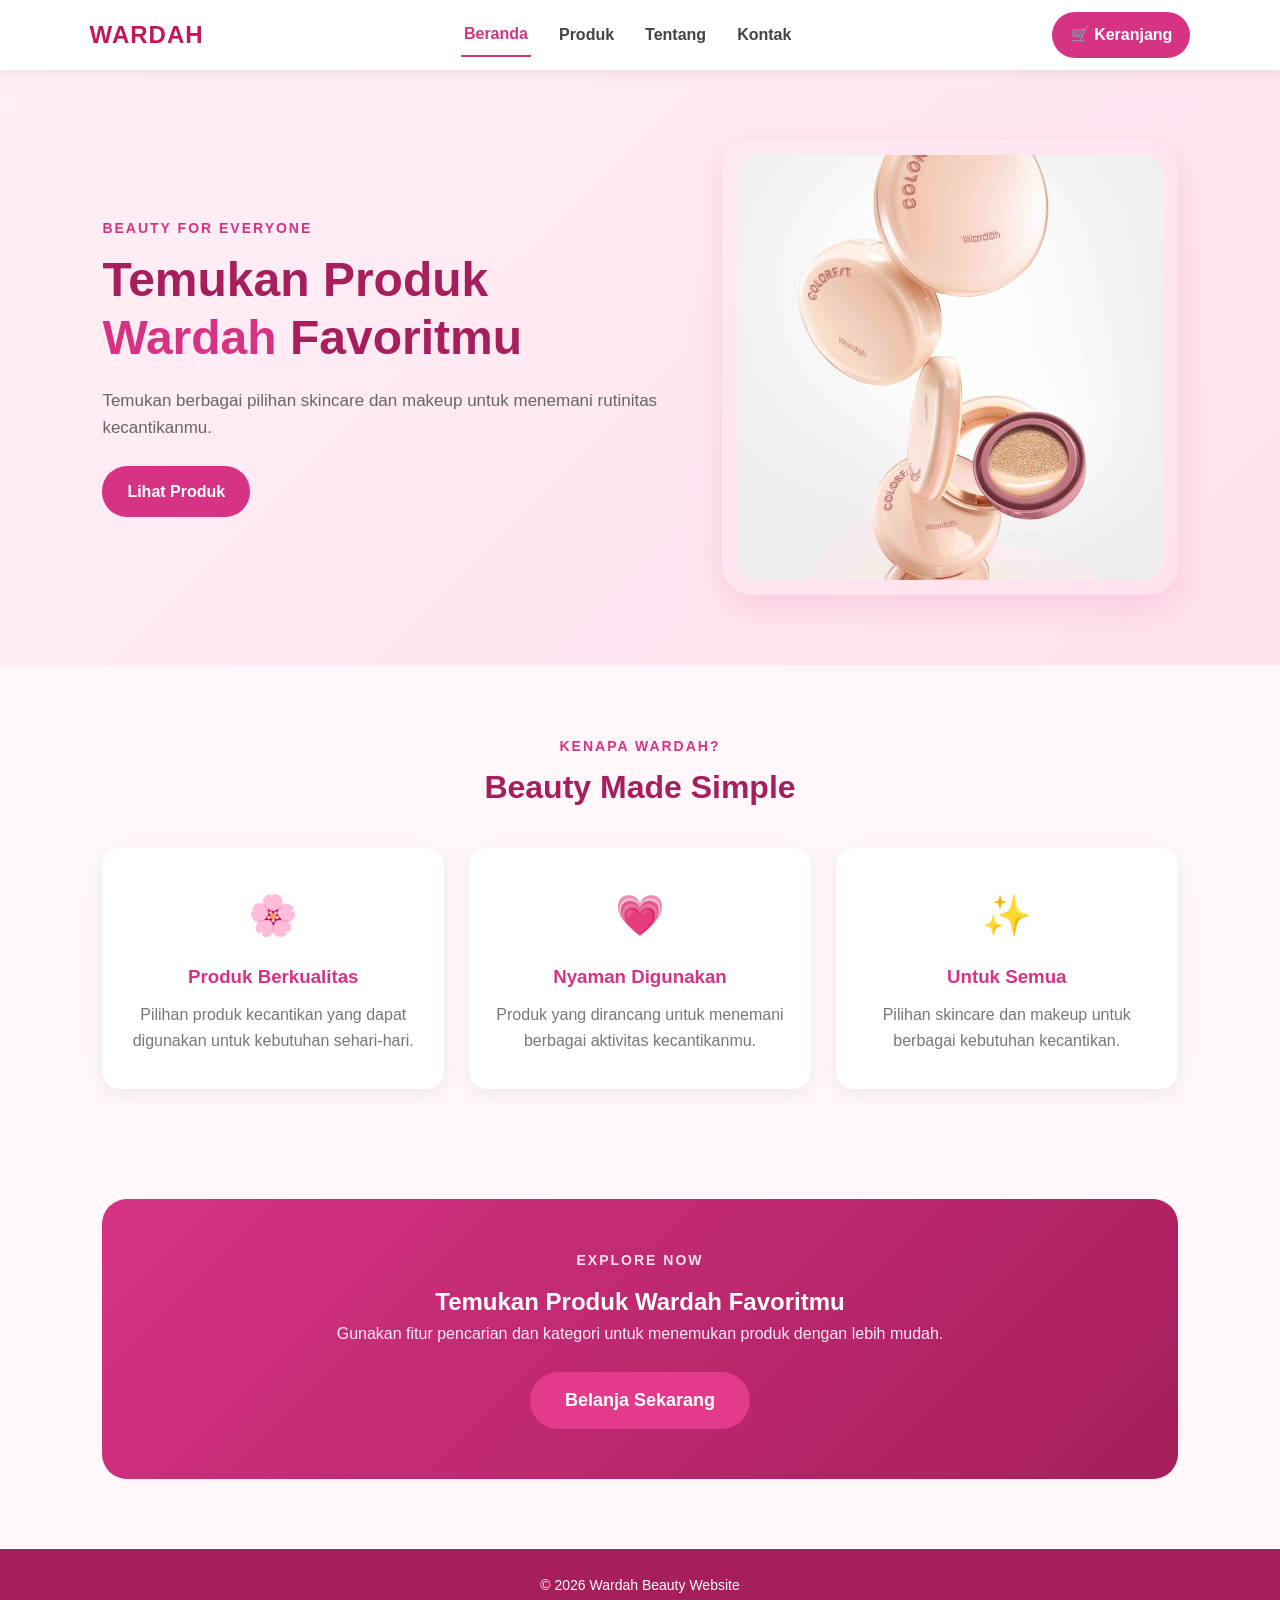
<file: index.html>
<!DOCTYPE html>
<html lang="id">
<head>
    <meta charset="UTF-8">
    <meta name="viewport" content="width=device-width, initial-scale=1.0">
    <title>Wardah Beauty - Beranda</title>
    
    <!-- Menghubungkan file CSS -->
    <link rel="stylesheet" href="style.css">
</head>

<body>
    
    <!-- Header dan navigasi utama -->
    <header>
        <div class="logo">WARDAH</div>

        <nav>
            <a href="index.html" class="active">Beranda</a>
            <a href="produk.html">Produk</a> 
            <a href="tentang.html">Tentang</a>
            <a href="kontak.html">Kontak</a>
        </nav>

        <!-- Tombol menuju halaman produk/keranjang -->
        <a href="produk.html" class="cart-link">
            🛒 Keranjang
        </a>
    </header>

    <main>

        <!-- Bagian utama halaman beranda -->
        <section class="hero">
            <div class="hero-text">
                <p class="subtitle">BEAUTY FOR EVERYONE</p>

                <h1>
                    Temukan Produk
                    <span>Wardah</span>
                    Favoritmu
                </h1>

                <p>
                    Temukan berbagai pilihan skincare dan makeup
                    untuk menemani rutinitas kecantikanmu.
                </p>

                <!-- Tombol untuk melihat produk -->
                <a href="produk.html" class="main-button">
                    Lihat Produk
                </a>
            </div>

            <!-- Gambar utama produk Wardah -->
            <div class="hero-image">
                <img src="WardahColorfit.jpg"
                    alt="Produk Wardah">
            </div>
        </section>

        <!-- Bagian keunggulan produk Wardah -->
        <section class="features">
            <div class="section-heading">
                <p>KENAPA WARDAH?</p>
                <h2>Beauty Made Simple</h2>
            </div>

            <div class="feature-list">

                <!-- Keunggulan pertama -->
                <article class="feature-card">
                    <div class="feature-icon">🌸</div>
                    <h3>Produk Berkualitas</h3>
                    <p>
                        Pilihan produk kecantikan yang dapat
                        digunakan untuk kebutuhan sehari-hari.
                    </p>
                </article>

                <!-- Keunggulan kedua -->
                <article class="feature-card">
                    <div class="feature-icon">💗</div>
                    <h3>Nyaman Digunakan</h3>
                    <p>
                        Produk yang dirancang untuk menemani
                        berbagai aktivitas kecantikanmu.
                    </p>
                </article>

                <!-- Keunggulan ketiga -->
                <article class="feature-card">
                    <div class="feature-icon">✨</div>
                    <h3>Untuk Semua</h3>
                    <p>
                        Pilihan skincare dan makeup untuk
                        berbagai kebutuhan kecantikan.
                    </p>
                </article>


            </div>
        </section>

        <!-- Bagian promosi untuk mengarahkan pengguna ke produk -->
        <section class="home-promo">
            <div>
                <p class="subtitle">EXPLORE NOW</p>
                <h2>Temukan Produk Wardah Favoritmu</h2>
                <p>
                    Gunakan fitur pencarian dan kategori untuk
                    menemukan produk dengan lebih mudah.
                </p>

                <a href="produk.html" class="promo-button">
                    Belanja Sekarang
                </a>

            </div>
        </section>

    </main>

    <!-- Footer halaman -->
    <footer>
        <p>© 2026 Wardah Beauty Website</p>
    </footer>

    <!-- Menghubungkan file JavaScript -->
    <script src="script.js"></script>
</body>
</html>
</file>
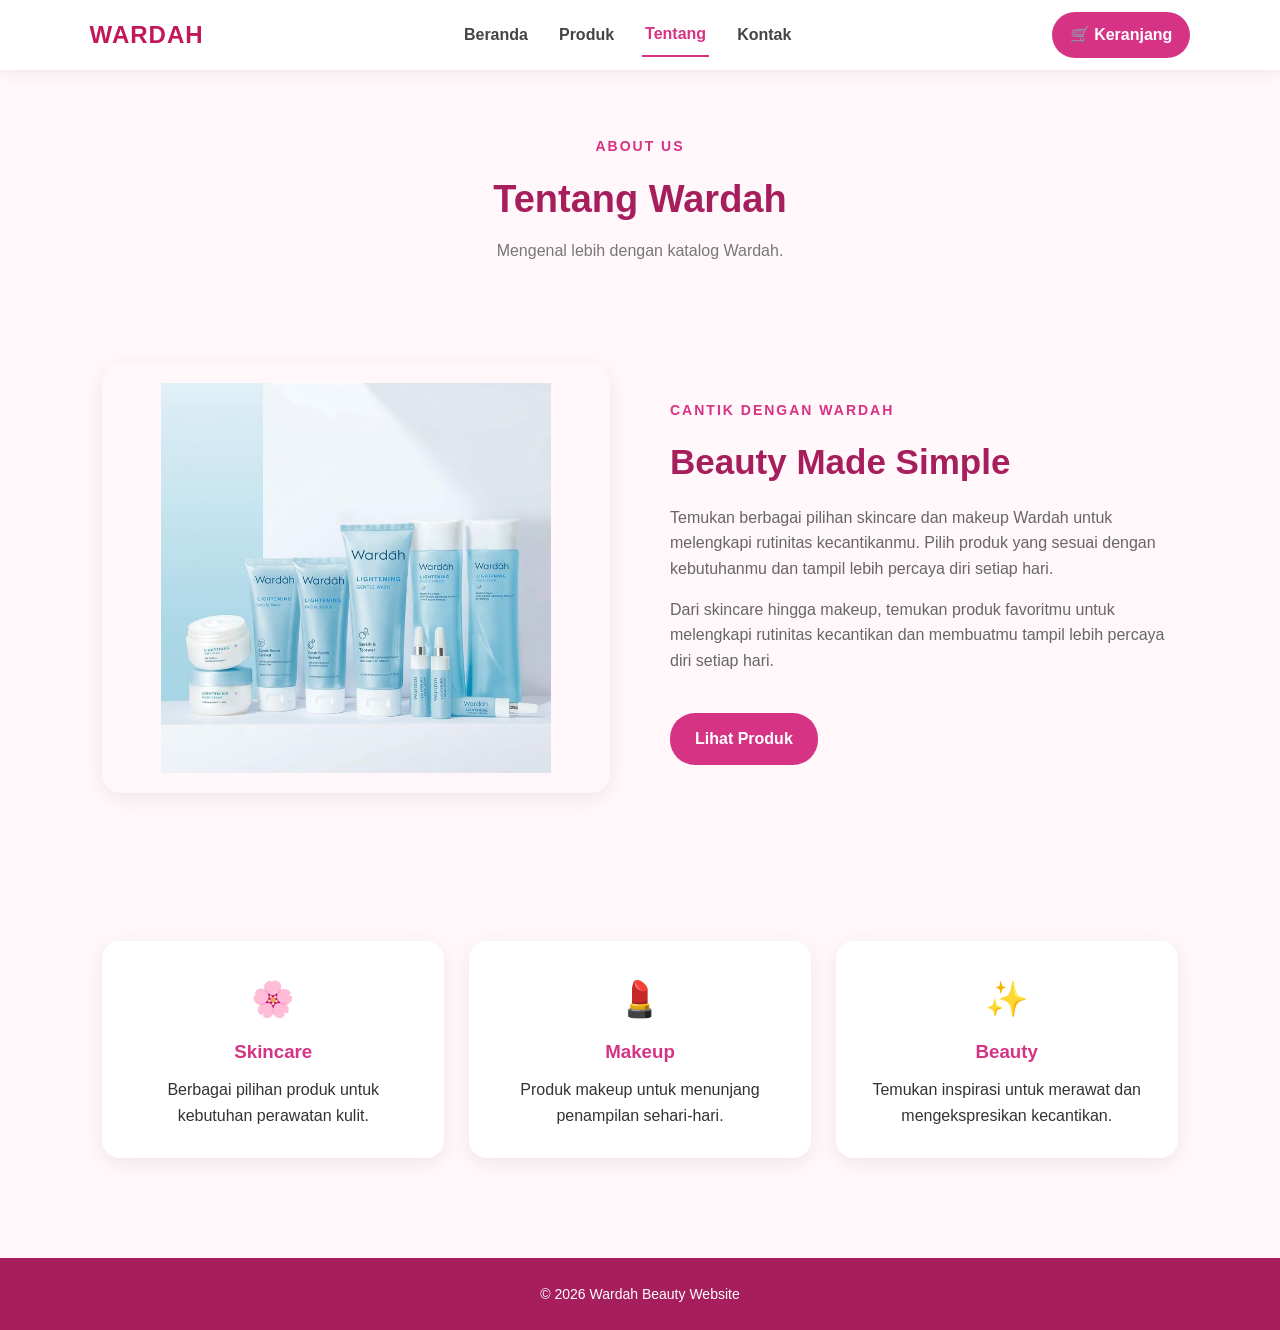
<file: tentang.html>
<!DOCTYPE html>
<html lang="id">
<head>
    <meta charset="UTF-8">
    <meta name="viewport" content="width=device-width, initial-scale=1.0">
    <title>Wardah Beauty - Tentang</title>

    <!-- Menghubungkan file CSS -->
    <link rel="stylesheet" href="style.css">
</head>

<body>
    
    <!-- Header dan navigasi utama -->
    <header>
        <div class="logo">WARDAH</div>

        <nav>
            <a href="index.html">Beranda</a>
            <a href="produk.html">Produk</a> 
            <a href="tentang.html" class="active">Tentang</a>
            <a href="kontak.html">Kontak</a>
        </nav>

        <!-- Tombol menuju halaman produk -->
        <a href="produk.html" class="cart-link">
            🛒 Keranjang
        </a>
    </header>

    <main>

        <!-- Judul halaman Tentang -->
        <section class="page-title">
            <p class="subtitle">ABOUT US</p>
            <h1>Tentang Wardah</h1>
            <p>
                Mengenal lebih dengan katalog Wardah.
            </p>
        </section>

        <!-- Bagian informasi tentang Wardah -->
        <section class="about">

            <!-- Gambar produk Wardah -->
            <div class="about-image">
                <img 
                    src="Wardah.jpg"
                    alt="Produk Wardah">
            </div>

            <!-- Penjelasan tentang produk Wardah -->
            <div class="about-text">
                <p class="subtitle">CANTIK DENGAN WARDAH</p>

                <h2>Beauty Made Simple</h2>

                <p>
                   Temukan berbagai pilihan skincare dan makeup 
                   Wardah untuk melengkapi rutinitas kecantikanmu. 
                   Pilih produk yang sesuai dengan kebutuhanmu 
                   dan tampil lebih percaya diri setiap hari.
                </p>

                <p>
                    Dari skincare hingga makeup, temukan produk
                    favoritmu untuk melengkapi rutinitas kecantikan
                    dan membuatmu tampil lebih percaya diri setiap hari.
                </p>

                <!-- Tombol menuju halaman produk -->
                <a href="produk.html" class="main-button">
                    Lihat Produk
                </a>
            </div>

        </section>

        <!-- Kategori produk Wardah -->
        <section class="about-info">

            <!-- Informasi kategori skincare -->
            <div class="info-card">
                <span>🌸</span>
                <h3>Skincare</h3>
                <p>
                    Berbagai pilihan produk untuk kebutuhan 
                    perawatan kulit.
                </p>
            </div>

            <!-- Informasi kategori makeup -->
            <div class="info-card">
                <span>💄</span>
                <h3>Makeup</h3>
                <p>
                    Produk makeup untuk menunjang penampilan
                    sehari-hari.
                </p>
            </div>

            <!-- Informasi kategori beauty -->
            <div class="info-card">
                <span>✨</span>
                <h3>Beauty</h3>
                <p>
                    Temukan inspirasi untuk merawat dan
                    mengekspresikan kecantikan.
                </p>
            </div>

        </section>

    </main>

    <!-- Footer halaman -->
    <footer>
        <p>© 2026 Wardah Beauty Website</p>
    </footer>

</body>
</html>
</file>
<file: style.css>
/* Mengatur tampilan dasar halaman */
* {
    margin: 0;
    padding: 0;
    box-sizing: border-box;
}

/* Membuat perpindahan halaman lebih halus */
html {
    scroll-behavior: smooth;
}

/* Mengatur tampilan umum halaman */
body {
    font-family: 'Arial', Helvetica, sans-serif;
    background-color: #fff7fa;
    color: #333;
    line-height: 1.6;
}

/* Header dan navigasi */
header {
    background-color: #ffffff;
    min-height: 68px;
    padding: 12px 7%;

    display: flex;
    align-items: center;
    justify-content: space-between;

    gap: 25px;

    box-shadow: 0 2px 15px rgba(0, 0, 0, 0.08);

    position: sticky;
    top: 0;
    z-index: 100;
}

/* Logo Wardah */
.logo {
    color: #c2185b;
    font-size: 24px;
    font-weight: bold;
    letter-spacing: 1px;
}

/* Menu navigasi */
nav {
    display: flex;
    align-items: center;
    justify-content: center;
    gap: 25px;
}

/* Tampilan link navigasi */
nav a {
    color: #444;
    text-decoration: none;
    font-weight: bold;
    padding: 8px 3px;

    transition: 0.3s;
}

/* Efek saat menu disentuh */
nav a:hover {
    color: #d63384;
}

/* Menandai halaman yang sedang aktif */
nav a.active {
    color: #d63384;
    border-bottom: 2px solid #d63384;
}

/* Tombol keranjang */
.cart-link,
.cart-button {
    border: none;
    text-decoration: none;
    background-color: #d63384;
    color: white;

    padding: 10px 18px;

    border-radius: 25px;

    font-weight: bold;
    cursor: pointer;

    transition: 0.3s;
}

/* Efek hover tombol keranjang */
.cart-link:hover,
.cart-button:hover {
    background-color: #b02a6f;
    transform: translateY(-2px);
}

/* Mengatur jumlah produk pada keranjang */
#cartCount {
    background-color: white;
    color: #d63384;

    padding: 2px 7px;
    margin-left: 4px;

    border-radius: 50%;

    font-size: 12px;
}

/* Tampilan bagian utama beranda */
.hero {
    min-height: 520px;

    padding: 70px 8%;

    display: flex;
    align-items: center;
    justify-content: space-between;

    gap: 50px;

    background: linear-gradient(
        135deg,
        #fff0f6,
        #ffe0ed
    );
}

/* Tampilan teks pada hero */
.hero-text {
    max-width: 570px;
}

/* Teks kecil pada judul section */
.subtitle {
    color:#d63384;
    font-size: 14px;
    font-weight: bold;
    letter-spacing: 2px;

    margin-bottom: 12px;
}

/* Judul utama */
.hero-text h1 {
    color: #a61e5c;
    font-size: 48px;
    line-height: 1.2;
    margin-bottom: 20px;
}

/* Memberikan warna pada kata Wardah */
.hero-text h1 span {
    color:#d63384;
}

/* Deskripsi pada hero */
.hero-text > p:not(.subtitle) {
    color: #666;
    font-size: 17px;
}

/* Gambar utama */
.hero-image {
    width:500px;
    max-width: 48%;
    padding: 15px;
    border-radius:30px;
    box-shadow: 
        0 10px 30px rgba(214, 51, 132, 0.15);
}

/* Mengatur ukuran gambar hero */
.hero-image img {
    width: 100%;
    aspect-ratio: 1 / 1;

    display: block;

    object-fit: cover;
    object-position: center;

    padding: 0;
    margin: 0;

    border-radius: 20px;
}

/* Tombol utama */
.main-button {
    display: inline-block;
    margin-top: 25px;
    padding: 13px 25px;
    background-color: #d63384;
    color: white;
    text-decoration: none;
    border: none;
    border-radius: 25px;
    font-weight: bold;
    cursor: pointer;
    transition: 0.3s;
}

/* Efek hover tombol utama */
.main-button:hover {
    background-color: #b02a6f;
    transform: translateY(-2px);
}

/* Mengatur tombol promosi */
.promo-button {
    display: inline-block;
    margin-top: 25px;
    padding: 14px 35px;
    background-color: #e33b8c;
    color: white;
    text-decoration: none;
    border-radius: 30px;
    font-size: 18px;
    font-weight: bold;
    transition: 0.3s;
}

/* Efek saat tombol promosi disentuh */
.promo-button:hover {
    background-color: #b02a6f;
    transform: translateY(-2px);
}

/* Mengatur jarak setiap section */
section {
    padding: 70px 8%;
}

/* Mengatur judul section */
.section-heading {
    text-align: center;
    margin-bottom: 35px;
}

/* Mengatur teks kecil pada judul section */
.section-heading p {
    color: #d63384;
    font-size: 14px;
    font-weight: bold;
    letter-spacing: 2px;
}

/* Mengatur judul utama section */
.section-heading h2 {
    color: #a61e5c;
    font-size: 32px;;
    margin-top: 5px;
}

/* Mengatur daftar fitur */
.feature-list {
    display: grid;
    grid-template-columns: 
        repeat(3, 1fr);
    gap:25px;
}

/* Mengatur kartu fitur */
.feature-card {
    background-color: white;
    padding: 35px 25px;
    text-align: center;
    border-radius: 18px;
    box-shadow: 
        0 5px 20px rgba(0, 0, 0, 0.07);
    transition: 0.3s;
}

/* Mengatur kartu fitur disentuh */
.feature-card:hover {
    transform: translateY(-8px);
    box-shadow: 
        0 10px 25px rgba(214, 51, 132, 0.15);
}

/* Mengatur ukuran ikon fitur */
.feature-icon {
    font-size: 40px;
    margin-bottom: 15px;
}

/* Mengatur judul kartu fitur */
.feature-card h3 {
    color:#d63384;
    margin-bottom: 10px;
}

/* Mengatur paragraf kartu fitur */
.feature-card p {
    color: #777;
}

/* Mengatur tampilan bagian promosi */
.home-promo {
    background: linear-gradient(
        135deg,
        #d63384,
        #a61e5c
    );
    color: white;
    border-radius: 25px;
    margin: 40px 8% 70px;
    padding: 50px;
    text-align: center;
}

/* Mengatur tampilan bagian promosi */
.home-promo .subtitle {
    color: #ffe1ee;
}

/* Mengatur warna paragraf pada promo */
.home-promo p:not(.subtitle) {
    color: #ffeef6;
}

/* Mengatur tampilan judul halaman */
.page-title {
    text-align: center;
    padding: 65px 20px 30px;
}

/* Mengatur ukuran judul halaman */
.page-title h1 {
    color: #a61e5c;
    font-size: 38px;
    margin-bottom: 8px;
}

/* Mengatur deskripsi judul halaman */
.page-title > p:last-child {
    color: #777;
}

/* Mengatur bagian produk */
.product-section {
    padding-top: 25px;
}

/* Mengatur bagian produk */
.search-box {
    max-width: 650px;
    margin: 0 auto 25px;
}

/* Mengatur input pencarian */
.search-box input {
    width: 100%;
    padding: 15px 20px;
    border: 2px solid #f3bfd4;
    border-radius: 30px;
    background-color: white;
    font-size: 16px;
    outline: none;
    transition: 0.3s;
}

/* Efek saat kolom pencarian dipilih */
.search-box input:focus {
    border-color: #d63384;
    box-shadow: 
        0 0 0 4px rgba(214, 51, 132, 0.08);
} 

/* Mengatur bagian tombol filter */
.filter {
    text-align: center;
    margin-bottom: 25px;
}

/* Mengatur tombol filter */
.filter-btn {
    border:none;
    padding: 10px 22px;
    border-radius: 25px;
    background-color: #f8dce8;
    color: #a61e5c;
    font-weight: bold;
    cursor: pointer;
    transition: 0.3s;
}

/* Efek saat tombol filter disentuh */
.filter-btn:hover {
    background-color: #f1bfd3;
}

/* Menandai filter yang sedang aktif */
.filter-btn.active {
    background-color: #d63384;
    color: white;
}

/* Mengatur teks jumlah produk */
.jumlah-produk {
    text-align: center;
    color: #777;
    margin-bottom: 25px;
}

/* Mengatur daftar produk */
.product-list {
    display: grid;
    grid-template-columns: 
    repeat(3, 1fr);
    gap: 25px;
}

/* Mengatur kartu produk */
.product-card {
    background-color: white;
    padding: 16px;
    border-radius: 18px;
    box-shadow: 0 5px 20px rgba(0, 0, 0, 0.07);
    transition: 0.3s;
    overflow: hidden;
}

/* Efek saat kartu produk disentuh */
.product-card:hover {
    transform: translateX(-7px);
    box-shadow: 0 12px 25px rgba(214, 51, 132, 0.15);
}

/* Mengatur gambar produk */
.product-card img {
    width: 100%;
    aspect-ratio: 1 / 1;
    height: auto;
    display: block;
    object-fit: cover;
    object-position: center;
    padding: 0;
    margin: 0 0 15px 0;
    border-radius: 12px;
    background-color: #fff4f8;
}

/* Mengatur tulisan kategori produk */
.product-card .kategori {
    color: #d63384;
    text-transform: uppercase;
    font-size: 12px;
    font-weight: bold;
    letter-spacing: 1px;
}

/* Mengatur nama produk */
.product-card h3 {
    color: #444;
    font-size: 18px;
    margin: 7px 0;
    min-height: 54px;
}

/* Mengatur harga produk */
.harga {
    color: #b02a6f;
    font-size: 19px;
    font-weight: bold;
}

/* Mengatur tombol pada kartu produk */
.product-buttons {
    display: flex;
    gap: 8px;
    margin-top: 15px;
}

/* Mengatur tombol beli */
.beli {
    flex: 1;
    border: none;
    padding: 11px;
    border-radius: 20px;
    background-color: #d63384;
    color: white;
    font-weight: bold;
    cursor: pointer;
    transition: 0.3s;
}

/* Efek saat tombol beli disentuh */

.beli:hover {
    background-color: #b02a6f;
}

/* Mengatur tombol favorit */
.favorite {
    width: 45px;
    border: none;
    border-radius: 50%;
    background-color: #fce4ec;
    color: #d63384;
    font-size: 20px;
    cursor: pointer;
    transition: 0.3s;
}

/* Efek saat tombol favorit disentuh */
.favorite:hover {
    transform: scale(1.08);
}

/* Tampilan tombol favorit yang aktif */
.favorite.active {
    background-color: #d63384;
    color: white;
}

/* Pesan ketika produk tidak ditemukan */
.produk-kosong {
    display: none;
    text-align: center;
    padding: 40px;
    color: #999;
}

/* Mengatur bagian informasi tentang */
.about {
    display: grid;
    grid-template-columns: 
        1fr 1fr;
    align-items: center;
    gap: 60px;
}

/* Mengatur gambar pada halaman tentang */
.about-image img {
    width: 100%;
    height: 430px;
    object-fit: contain;
    border-radius: 20px;
    padding: 20px;
    box-shadow: 
        0 5px 20px rgba(0, 0, 0, 0.07);
}

/* Mengatur judul pada bagian tentang */
.about-text h2 {
    color: #a61e5c;
    font-size: 35px;
    margin-bottom: 15px;
}

/* Mengatur paragraf pada bagian tentang */
.about-text p:not(.subtitle) {
    color: #666;
    margin-bottom: 15px;
}

/* Mengatur kartu informasi tentang */
.about-info {
    display:grid;
    grid-template-columns: 
        repeat(3, 1fr);
    gap: 25px;
}

/* Mengatur tampilan kartu informasi */
.info-card {
    text-align: center;
    background-color: white;
    padding: 30px;
    border-radius: 18px;
    box-shadow: 
        0 5px 20px rgba(0, 0, 0, 0.07);
}

/* Mengatur ikon pada kartu informasi */
.info-card span {
    font-size: 35px;
}

/* Mengatur judul kartu informasi */
.info-card h3 {
    color: #d63384;
    margin: 10px 0;
}

/* Mengatur tata letak bagian kontak */
.contact {
    display: grid;
    grid-template-columns: 
        1fr 1fr;
    gap: 50px;
}

/* Mengatur judul informasi kontak */
.contact-info h2 {
    color: #a61e5c;
    margin-bottom: 25px;
}

/* Mengatur setiap informasi kontak */
.contact-item {
    display: flex;
    align-items: center;
    gap: 15px;
    background-color: white;
    padding: 18px;
    margin-bottom: 15px;
    border-radius: 12px;
    box-shadow: 
        0 4px 15px rgba(0, 0, 0, 0.06);
}

/* Mengatur judul informasi kontak */
.contact-item h3 {
    color: #d63384;
}

/* Mengatur teks informasi kontak */
.contact-item p {
    color: #777;
}

/* Mengatur tampilan form kontak */
.contact-form {
    background-color: white;
    padding: 30px;
    border-radius: 18px;
    box-shadow: 
        0 5px 20px rgba(0, 0, 0, 0.07);
}

/* Mengatur jarak antar input form */
.form-group {
    margin-bottom: 18px;
}

/* Mengatur label pada form */
.form-group label {
    display: block;
    margin-bottom: 6px;
    font-weight: bold;
    color: #555;
}

/* Mengatur input dan textarea */
.form-group input,
.form-group textarea {
    width: 100%;
    padding: 13px;
    border: 1px solid #ddd;
    border-radius: 8px;
    font-family: inherit;
    font-size: 15px;
    outline: none;
    resize: vertical;
}

/* Efek saat input atau textarea dipilih */
.form-group input:focus,
.form-group textarea:focus {
    border-color: #d63384;
    box-shadow: 
        0 0 0 3px rgba(214, 51, 132, 0.08);
}

/* Membuat tombol form memenuhi lebar */
.contact-form .main-button {
    width: 100%;
}

/* Mengatur tampilan footer */
footer {
    background-color: #a61e5c;
    color: white;
    text-align: center;
    padding: 25px;
    margin-top: 30px;
}

/* Mengatur ukuran teks footer */
footer p {
    font-size: 14px;
}

/* RESPONSIVE TABLET*/
@media (max-width: 900px) {
    
    header {
        flex-wrap: wrap;
        justify-content: center;
    }

    .hero {
        flex-direction: column;
        text-align: center;
    }

    .hero-text {
        max-width: 700px;
    }

    .hero-image {
        max-width: 70%;
        width: 400px;
    }

    .feature-list {
        grid-template-columns: 1fr;
    }

    .product-list {
        grid-template-columns: 
            repeat(2, 1fr);
    }

    .about {
        grid-template-columns: 1fr;
    }

    .about-image img {
        height: 350px;
    }

    .about-info {
        grid-template-columns: 1fr;
    }

    .contact {
        grid-template-columns: 1fr;
    }
}

/* RESPONSIVE HP*/
@media (max-width: 600px) {

    header {
        padding: 15px 5%;
        flex-direction: column;
        gap: 12px;
    }

    nav {
        flex-wrap: wrap;
        gap: 12px;
    }

    nav a {
        font-size: 14px;
    }

    .cart-link,
    .cart-button {
        font-size: 14px;
    }

    .hero {
        padding: 50px 6%;
    }

    .hero-text h1 {
        font-size: 35px;
    }

    .hero-image {
        max-width: 100%;
    }

    .hero-image img {
        height: 300px;
    }

    section {
        padding: 50px 6%;
    }

    .page-title {
        padding: 50px 20px 20px;
    }

    .page-title h1 {
        font-size: 30px;
    }

    .product-list {
        grid-template-columns: 1fr;
    }

    .product-card img {
        height: 280px;
    }

    .home-promo {
        margin: 20px 6% 50px;
        padding: 35px 20px;
    }

    .home-promo h2 {
        font-size: 25px;
    }

    .about-text h2 {
        font-size: 28px;
    }

    .contact-form {
        padding: 20px;
    }
}
</file>
